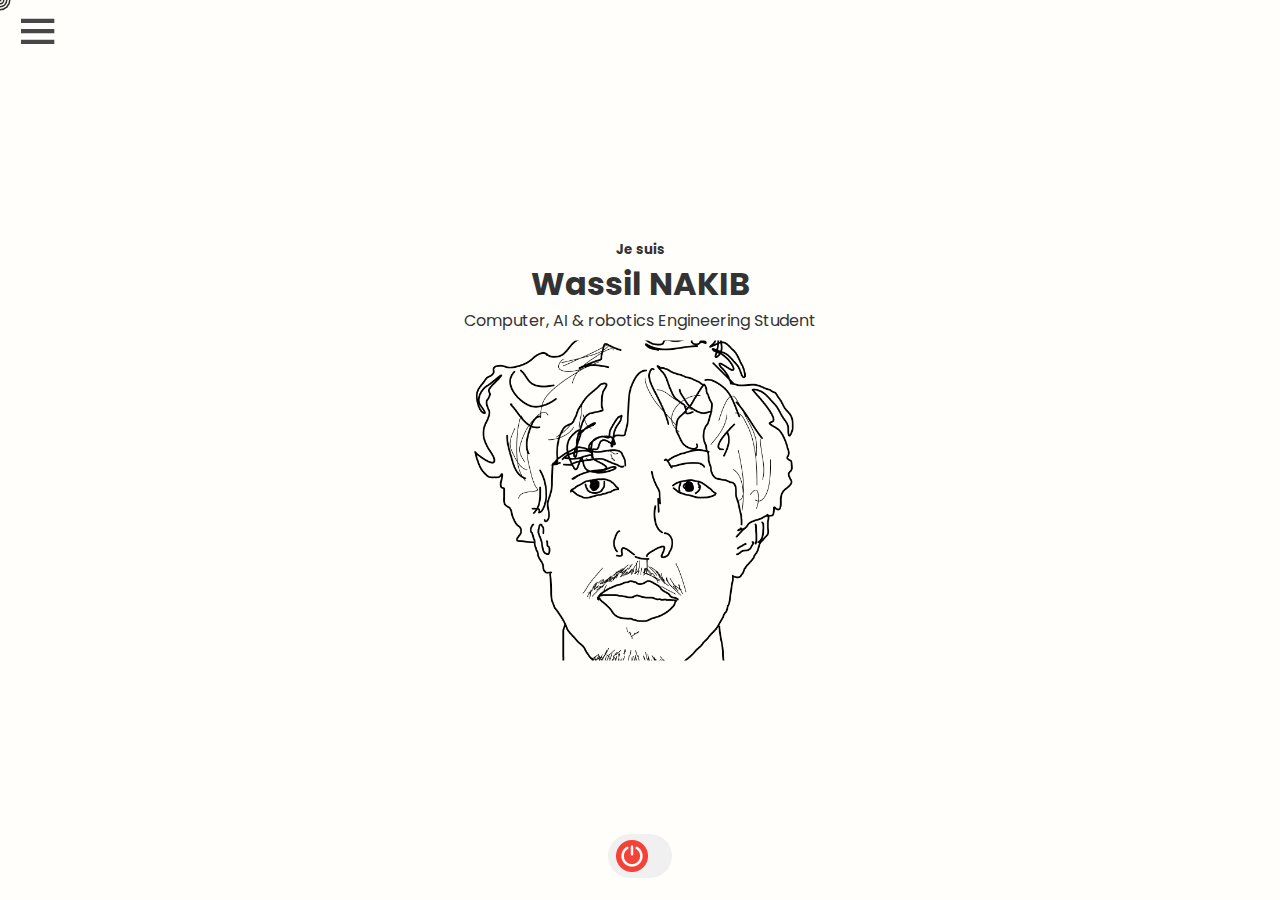
<file: index.html>
<!DOCTYPE html>
<html lang="en">
<head>
    <meta charset="UTF-8">
    <meta name="viewport" content="width=device-width, initial-scale=1.0">
    <title>Wassil NAKIB Portfolio</title>
    <link rel="icon" type="image/x-icon"  href="./assets/icons/favicon.ico">
    <script src="./js/color-mode.js" defer></script>
    
    <link rel="stylesheet" href="./css/style.css">
    
    <link href='https://unpkg.com/boxicons@2.1.4/css/boxicons.min.css' rel='stylesheet'>
</head>
<body>
    
    

    <div  id="hero">
        <h5>Je suis</h5>
        <h1 id="nom" >Wassil NAKIB </h1>
        <h1 id="sillow" style="display: none;">'Sillow'</h1>
        <p>Computer, AI & robotics Engineering Student </p>
        <!-- Block Element modifier-->
        <div id="hero_animation">
            <div id="hero_animation_img"></div>
        </div>
    </div>

    <div id="cv_container" style="display: none;">
    <div id="cvscroller">
        <div class="cv">
            <div class="cv-content">
            <img src="./assets/images/CV_Wassil_NAKIB_23_page-0001.jpg" alt="img1 du cv">
            <img src="./assets/images/CV_Wassil_NAKIB_23_page-0002.jpg" alt="img2 du cv">
            </div>
        </div>
    </div>
    </div>


    
    <div id="projectwrapper" style="display: none;">
  
    </div>
    
    <div id="contact-section"  style="display: none;">
        <div class="contact-content">
            <div class="contact-me">Contact me !</div>
            <div class="contact-icon linkedin">
                <a href="https://www.linkedin.com/in/wassil-nakib-031361293/" target="_blank" title="Linkedin"><img src="./assets/icons/linkedin.png" alt=""></a>
            </div>

            <div class=" contact-icon gitlab">
                    <a href="https://gitlab.com/users/SilloVV/projects" target="_blank" title="gitlab"><img  id="gitlab_logo" src="./assets/icons/gitlab_logo.jpg" alt=""></a>
            </div>

            <div class="contact-icon instagram">
                    <a href="https://www.instagram.com/_scoobidouuu" target="_blank" title="insta"><img src="./assets/icons/instagram.png" alt=""></a>
            </div>

            <div class="mail">
                wnakib21@gmail.com
            </div>
        </div>
    </div>

<div id="about-me" style="display: none;">
        <div class="propos_container">
            <div class="propos_title">
                <em>À propos de moi <br></em>
            </div>
            <div class="propos_content">
                <p>Je suis étudiant en <strong>double diplôme</strong> à Polytech Nancy et en Master II d'Intelligence Artificielle appliquée à la vision et à la robotique à la FST de Nancy.
                    Spécialisé en <strong>réseaux, DevOps, développement (web et mobile), ainsi qu’en deep learning et machine learning (vision et NLP)</strong>, je cherche un stage de fin d’études à partir de mars 2025.
                    Curieux, dynamique et force de proposition, j’aime apprendre des autres et relever de nouveaux défis dans un environnement innovant.</p>
            </div>
        </div>
        <div class="about_me_images_container">
            <div class="about_me_images_low">
                <img id="schools" src="./assets/images/fst_x_pol.png" alt="schools">
            </div>
            <div class="about_me_images_high">
                <img src="./assets/images/membre_wassil.jpg" alt="cv_photo">
            </div>
            
           
        </div>
</div>

   
    
    
    <div class="sidebar">
        <div class="top">
            <div class="logo" >
                <span>My Portfolio</span>
            </div>
            <i class="bx bx-menu" id="btn"></i>

        </div>
        <ul>
            <li>
                <a id="about_button" *>
                    <span class="nav-item"> About me</span>
                </a>
                
            </li>
            <li>
                <a id="cv_button" >
                    <span class="nav-item"> Curriculum</span>
                </a>
                
            </li>
            <li>
                <a id="projects_button" >
                    <span class="nav-item">Projects</span>
                </a>
                
            </li>
            <li>
                <a id="contact_button" >
                    <span class="nav-item">Contact</span>
                </a>
                
            </li>
        </ul>
        
    </div>



    <div class="main-content">
        <div class="container">
           
        </div>
    </div>


    <div id="color-mode">
        <div id="toggle_button" class="icon">
            
        </div>
    </div>
    

    <div class="circle"></div>
    <div class="circle"></div>
    <div class="circle"></div>
    <div class="circle"></div>
    <div class="circle"></div>
    <div class="circle"></div>
    <div class="circle"></div>
    <div class="circle"></div>
    
    
</body>

</html>
</file>
<file: css/style.css>
/*CUSTOM FONT*/

  @import url('https://fonts.googleapis.com/css2?family=Poppins:wght@200;300;400;500;600&display=swap');


  /* GENERAL */
  body{
    font-family: 'Poppins', sans-serif;
    background-color: var(--bg);
    color:var(--text);
    height: 100%;
    width: 100%;
    margin:0;
    -webkit-tap-highlight-color: transparent;
    overflow: hidden;
    cursor: none;
  }

h1, h2, h5, p{
    margin:0;

}

.icon{
    height:2rem;
    width:2rem;
    margin: 0 0.5rem;

}

/* HERO */

#hero{
    cursor: none;
    position: absolute;
    top:50%;
    left:50%;
    transform: translate(-50%,-50%);
    text-align: center;
}

#hero_animation{
    margin-left: 10px;
    height: 20rem;
    width: 20rem;
    max-height: 100Vh;
    max-width: 100Vh;
    
}

#hero_animation_img{
    margin-top: 8px;
    background-position: center;
    background-size: cover;
    height: 100%;
    width: 100%;

}

#top-left-img{
    margin-top: 8px;
    background-image: var(--tl-4);
    height: 110%;
    background-position: center;
    background-size: cover;
}


.sidebar{
    position: relative;
    top: 0;
    left: 0;
    height: 10Vh;
    width:50px;
    background-color: var(--bg);
    opacity:0.9;
    padding: .4rem .8rem;
    transition: all 0.5s  ease;
}


.sidebar.active~ .main-content{
    left: 160px;
    width: calc(100%-160px);
}

.sidebar.active{
    width:35Vw;
    height: 50Vh;
}

.sidebar #btn{
    
    position: absolute;
    color: var(--bg-alt);
    top: 0.4rem;
    left: 50%;
    font-size: 50px;
    transform: translateX(-50%);
    cursor: pointer;
    transition: 0.4s;

}

.sidebar.active #btn{
    left: 90%;
    padding-right:1rem ;
    
     
}



.sidebar .top .logo{
    color: var(--text);
    display: flex;
    height: 50px;
    width: 100%;
    align-items: center;
    pointer-events: none;
    opacity: 0;
    transition: 0.4s;
    font-weight: bold;
}

.sidebar.active .top .logo{
    opacity: 1;
    position: relative;
    left:1.5vw;
    
}


.top .logo i{
    font-size:2rem ;
    margin-right: 8px;
}

.sidebar ul li{
    position: relative;
    list-style-type: none;
    height: 50px;
    width: 95px;
    margin: 0.8rem auto;
    line-height: 50px;
    
}


.logo {
    justify-content: center;
}

.sidebar ul li a{
    color: var(--text);
    display: flex;
    align-items: center;
    text-decoration: none;
    border-radius: 0.8rem;
    justify-content: center;
}

.sidebar.active ul li a:hover{
    background-color:var(--bg-alt);
    color: var(--bg);
    
}

.sidebar ul li a i {
    min-width: 50px;
    text-align: center;
    height: 50px;
    border-radius: 12px;
    line-height: 50px;
}

.sidebar .nav-item{
    display:none;
}

.sidebar.active .nav-item{
    display: flex;
    opacity: 0;
    animation: fadeIn 2s forwards;
}



@keyframes fadeIn{
    0%{
        opacity: 0;
    }
    100%{
        opacity: 1;
    }
}




@keyframes top-left{
    0%{
       background-image: var(--tl-1); 
    }
    33%{
        background-image: var(--tl-2); 

    }
    66%{
        background-image: var(--tl-3); 

    }
    100%{
        background-image: var(--tl-4);

    }
    
}

@keyframes reverse-top-left{
    0%{
       background-image: var(--tl-4); 
    }
    33%{
        background-image: var(--tl-3); 

    }
    66%{
        background-image: var(--tl-2); 

    }
    100%{
        background-image: var(--tl-1); 

    }
}


/* LIGHT MODE */

:root{
    /*colors*/
    --bg: #fffefa;
    --bg-alt:#333;
    --bg-alt2:#f0f0f0;
    --bg-transparent:#ffffffe8;
    --border:0.01rem solid #333;
    --text:#333;
    --text-alt:#fff;
    

    /* face animation */
    --tl-1: url(../assets/face-animation-light/tl1.png);
    --tl-2: url(../assets/face-animation-light/tl2.png);
    --tl-3: url(../assets/face-animation-light/tl4.png);
    --tl-4: url(../assets/face-animation-light/tl3.png);
    

    --sun:url(../assets/icons/power-on.png);
}

/* DARK MODE */

:root.dark-mode{
    /*colors*/
    --bg: rgb(36, 47, 62);
    --bg-alt:#f0f0f0;
    --bg-alt2:#333;
    --bg-transparent:#333333f5;
    --border:0.01rem solid #000000;
    --text:#fff;
   
    

    /* face animation */
    --tl-1: url(../assets/face-animation-dark/fond.png);
    --tl-2: url(../assets/face-animation-dark/fond.png);
    --tl-3: url(../assets/face-animation-dark/fond.png);
    --tl-4: url(../assets/face-animation-dark/fond.png);

    --moon:url(../assets/icons/green-love.png);
    
}

/* COLOR MODE AND TOGGLE BUTTON  */
#color-mode{
    background:var(--bg-alt2) ;
    height: 2.75rem;
    width: 4rem;
    border-radius: 3rem;
    display: flex;
    align-items: center;
    justify-content: flex-start;
    position: absolute;
    bottom: 0%;
    left: 50%;
    transform: translate(-50%,-50%);
}

#toggle_button{
    background-image: var(--sun);
    background-size: cover;
    cursor: pointer;

}


.dark_mode #toggle_button{
    background-image: var(--moon);
}
 
.dark-mode #color-mode{
    justify-content: flex-end;
}


/* CV SCROLLER */


#cv_container{
    min-width: 50vw;
    max-width: 60vw;
    min-height: 80vh;
    max-height: 80vh;
    position: fixed;
    padding: 2rem;
    top: 5%;
    left: 20%;
    overflow-y: auto;

    overflow-x: hidden;

}
#cvscroller{
    width: 100%;
    height: 100%;   
    border-radius: 2rem;   
}

#cvscroller::-webkit-scrollbar {
    width: 6px; /* Largeur de la barre */
}

/* Personnalise le "thumb" (partie déplaçable de la barre de défilement) */
#cvscroller::-webkit-scrollbar-thumb {
    border-radius: 15px; /* Bord arrondi */
}

#cvscroller::-webkit-scrollbar-thumb:hover {
    background: #555; /* Changement de couleur lorsque l'utilisateur survole */
}
#cvscroller .cv{
    position: relative;
    top: 2rem;
    border: 5px solid #ddd;
    border-radius: 2.3rem;
}
#cvscroller .cv-content{
    display: flex;
    justify-content: center;
    flex-direction: column;
    background-color: white;
    border-radius: 2rem;
    
}

 #cvscroller .cv-content img {
    border-radius: 2rem;

} 





/* Adaptation pour les petits écrans */
@media screen and (max-width: 768px) {
    #cv_container {
        min-width: 80vw; /* Augmenter la largeur sur les petits écrans */
        max-width: 90vw; /* Augmenter la largeur sur les petits écrans */
        top: 10%; /* Ajuster la position sur les petits écrans */
        left: 5%; /* Ajuster la position sur les petits écrans */
        padding: 1rem; /* Réduire le padding sur les petits écrans */
    }

  

    #cvscroller {
        border-radius: 1.5rem; /* Réduire le rayon de bordure */
    }

    #cvscroller .cv {
        border: 3px solid #ddd; /* Réduire la taille du bord */
    }

    #cvscroller .cv-content img {
        width: 100%; /* S'assurer que les images sont responsives */
        height: auto;
    }

    /* Optionnel : modification de la barre de défilement */
    #cvscroller::-webkit-scrollbar {
        width: 4px; /* Plus petite barre de défilement */
    }
}

/* Adaptation pour très petits écrans (ex : smartphones) */
@media screen and (max-width: 480px) {
    #cv_container {
        min-width: 90vw; /* Prendre presque toute la largeur sur les très petits écrans */
        max-width: 95vw; /* Ajuster la largeur */
        top: 5%; /* Ajuster la position */
        left: 2%; /* Ajuster la position */
    }

    

    #cvscroller {
        border-radius: 1rem; /* Réduire le rayon de bordure */
    }

    #cvscroller .cv {
        border: 2px solid #ddd; /* Réduire le bord */
    }

    #cvscroller .cv-content img {
        width: 100%; /* S'assurer que les images sont responsives */
        height: auto;
    }
}
/* PROJECTS */
#projectwrapper{
    
    animation: fadeIn 0.3s forwards;
    position: fixed;
    top: 5%;
    left: 25%;
    max-height: 85vh;
    border-radius: 110px;
    display: flex;
     
    width: 50vw;
     
}


#projectwrapper .project{
    min-width:50vw;
    height: 80vh;
    line-height: 110px;
    text-align:center;
    border-radius: 110px;
    background-color: whitesmoke;
    margin-right: 5px;
}

.project {
    transition: opacity 0.5s ease;
    opacity: 1; 
}


#next-project{
    position: absolute;
    left:80%;
    top:50%;
    height:8%;
    width:10%;
    border-radius:  10px;
}



#back-project{
    position: absolute;
    left:5%;
    top:50%;
    height:8%;
    border-radius:  10px;
    width:10%;
}

/* section contact */

#contact-section {
    animation: fadeIn 0.3s forwards;
    position: fixed;
    bottom:70%;
    left: 30%;
    max-height: 80vh;
    border: 3px solid black;
    border-radius: 30px;
    display: flex;
    width: 40vw;
}

#contact-section .contact-content {
    width: 100%;
    height: 100%;
    border-radius: 30px;
    text-align: center;
    opacity: 0.95;
    margin: 4px;
    display: flex;
    flex-direction: row;
    justify-content: center;
    flex-wrap: wrap;
}

.contact-me {
    width: 100%;
    font-size: 25px;
    font-weight: bold;
    margin-bottom: 20px;
}

.contact-icon {
    width: 10%;
    margin: 0 20px;
}

.contact-icon img {
    border: none;
    width: 100%;
    height: auto;
}

#gitlab_logo {
    width: 100%;
    height: auto;
    border-radius: 1.9rem;
    border: #f78d30 4px solid;
}


.mail {
    font-size: 20px;
    font-weight: bold;
    width: 100%;
}

.contact-icon img:hover{
    transform: scale(1.1);
}


/* Adaptation pour les petits écrans (moins de 768px) */
@media screen and (max-width: 768px) {
    #contact-section {
        width: 80vw; /* Prendre plus de largeur sur les petits écrans */
        max-height: 80vh; /* Réduire la hauteur sur les petits écrans */
        
    }

    .contact-me {
        font-size: 3rem; /* Réduire la taille de la police */
        margin-bottom: 10px;

    }

    #contact-section .contact-content{
        flex-direction: column;
        
        align-items: center;
    }

    .contact-icon {
        width: 15%; /* Augmenter la largeur des icônes */
        margin: 10px; /* Réduire l'espace entre les icônes */

        
    }

    #gitlab_logo {
        width: 80%; /* Ajuster la taille du logo */
        border-radius: 1.5rem; /* Réduire le rayon de bordure */
    }

    .mail {
        font-size: 1.7rem; /* Réduire la taille du texte */
    }
}

/* Adaptation pour les très petits écrans (moins de 480px) */
@media screen and (max-width: 480px) {
    #contact-section {
        width: 90vw; /* Prendre presque toute la largeur de l'écran */
        left: 5%; /* Réduire l'écart de gauche */
        bottom: 25%; /* Réduire l'espace en bas */
        max-height: 70vh; /* Réduire la hauteur pour s'adapter */
        
    }

    #contact-section .contact-content{
        flex-direction: column;
        
        align-items: center;
    }


    .contact-me {
        font-size: 1.6rem; /* Réduire encore la taille de la police */
        margin-bottom: 10px;
    }

    .contact-icon {
        width: 30%; /* Augmenter la taille des icônes */
        margin: 5px; /* Espacement plus serré entre les icônes */
    }

    #gitlab_logo {
        width: 100%; /* Réduire légèrement la taille du logo */
        border-radius: 1.2rem; /* Plus petit rayon de bordure */
    }

    .mail {
        font-size: 1.4rem; /* Réduire la taille du texte */
    }
}

/* ABOUT ME */

#about-me {
    display: flex;
    flex-direction: row;
    min-width: 60vw;
    max-width: 80vw;
    min-height: 60vh;
    max-height: 80vh;
    position: fixed;
    top: 10%;
    left: 10%;
    overflow-x: hidden;
    overflow-y: auto;

}

#about-me .propos_container {
    border: 3px solid #ddd;
    border-radius: 2rem;
    width: 60%;
    text-align: center;
    padding: 1rem;
    display: flex;
    flex-direction: column;
    justify-content: center;
    
}

#about-me .propos_title {
    font-size: 2rem;
    font-weight: bold;
    margin-bottom: 2rem;

    

}

#about-me .propos_content p {
    font-size: 1.5rem;
    margin-bottom: 1rem;
    line-height: 1.6;
    padding: 0 1rem;

}

#about-me .about_me_images_container{
    display: flex;
    min-width: 30%;
    max-width: 50%;
    border-radius: 2rem;
    margin-left: 2rem;
    justify-content: center;
    align-items: center;
    flex-direction: column;
}


#about-me .about_me_images_high img {
    border-radius: 2rem;
    width: 95%;
    scale: 1.3;
    position: relative;
    top: 1.5rem;
    z-index: 0;

}

#about-me .about_me_images_low img {
    
    border-radius: 2rem;
    width: 95%;
    position: relative;
    bottom: 1rem;
    z-index: 1;
}



/* about me small screen */
/* Media query for small screens */
@media (max-width: 768px) {
    #about-me {
        flex-direction: column;  /* Stack the items vertically on small screens */
        min-width: 80vw;
        max-width: 90vw;
        min-height: 60vh;
        max-height: 80vh;

    }

    #about-me .propos_container {
        width: 100%; /* Take full width on small screens */
        padding: 0.5rem;
        border: none;
        
    }

    #about-me .about_me_images_container {
        display: none;
    }

    #about-me .about_me_images_high img, #about-me .about_me_images_low img {
        display: none;
    }

    #about-me .propos_title {
        font-size: 1.5rem; /* Adjust font size for small screens */
    }

    #about-me .propos_content p {
        font-size: 1.2rem; /* Reduce text size for better readability on small screens */
        position: relative;
        right: 1rem;
        
    }
}






.circle{
  height: 24px;
  width: 24px;
  border-radius: 24px;
  background-color: black;
  position: fixed; 
  top: 0;
  left: 0;
  pointer-events: none;
  z-index: 99999999;
}





@media screen and (max-width:700px)  {
    .logo {
        
        justify-content: center;
    }

    .sidebar.active .top .logo{
        left: 0;
    }
    
    
    .sidebar.active ul{
        padding:0;
    }
    
    .sidebar.active {
        width: 70%;
        height: 100%;
        top: 0;
        left: 0;
        opacity: 1;
    }

   


    #about-me{
        
        animation: fadeIn 0.3s forwards;
        position: fixed;
        top: 15%;
        bottom:15%;
        left: 7%;
        
        max-height: 100vh;
        border: 6px solid #989595;
        font-size: 15px;
        display: flex;
        width: 80vw;
        background-color: var(--bg) ;
        color: var(--text);
        flex-direction: column;
        padding-bottom: 50px;
        border-radius: 16px;
        padding-left: 10px;
        text-align: justify;
        padding-right: 10px;
    }
    


    .project{
        display: none;
    }
   
    
   
    
    
}
</file>
